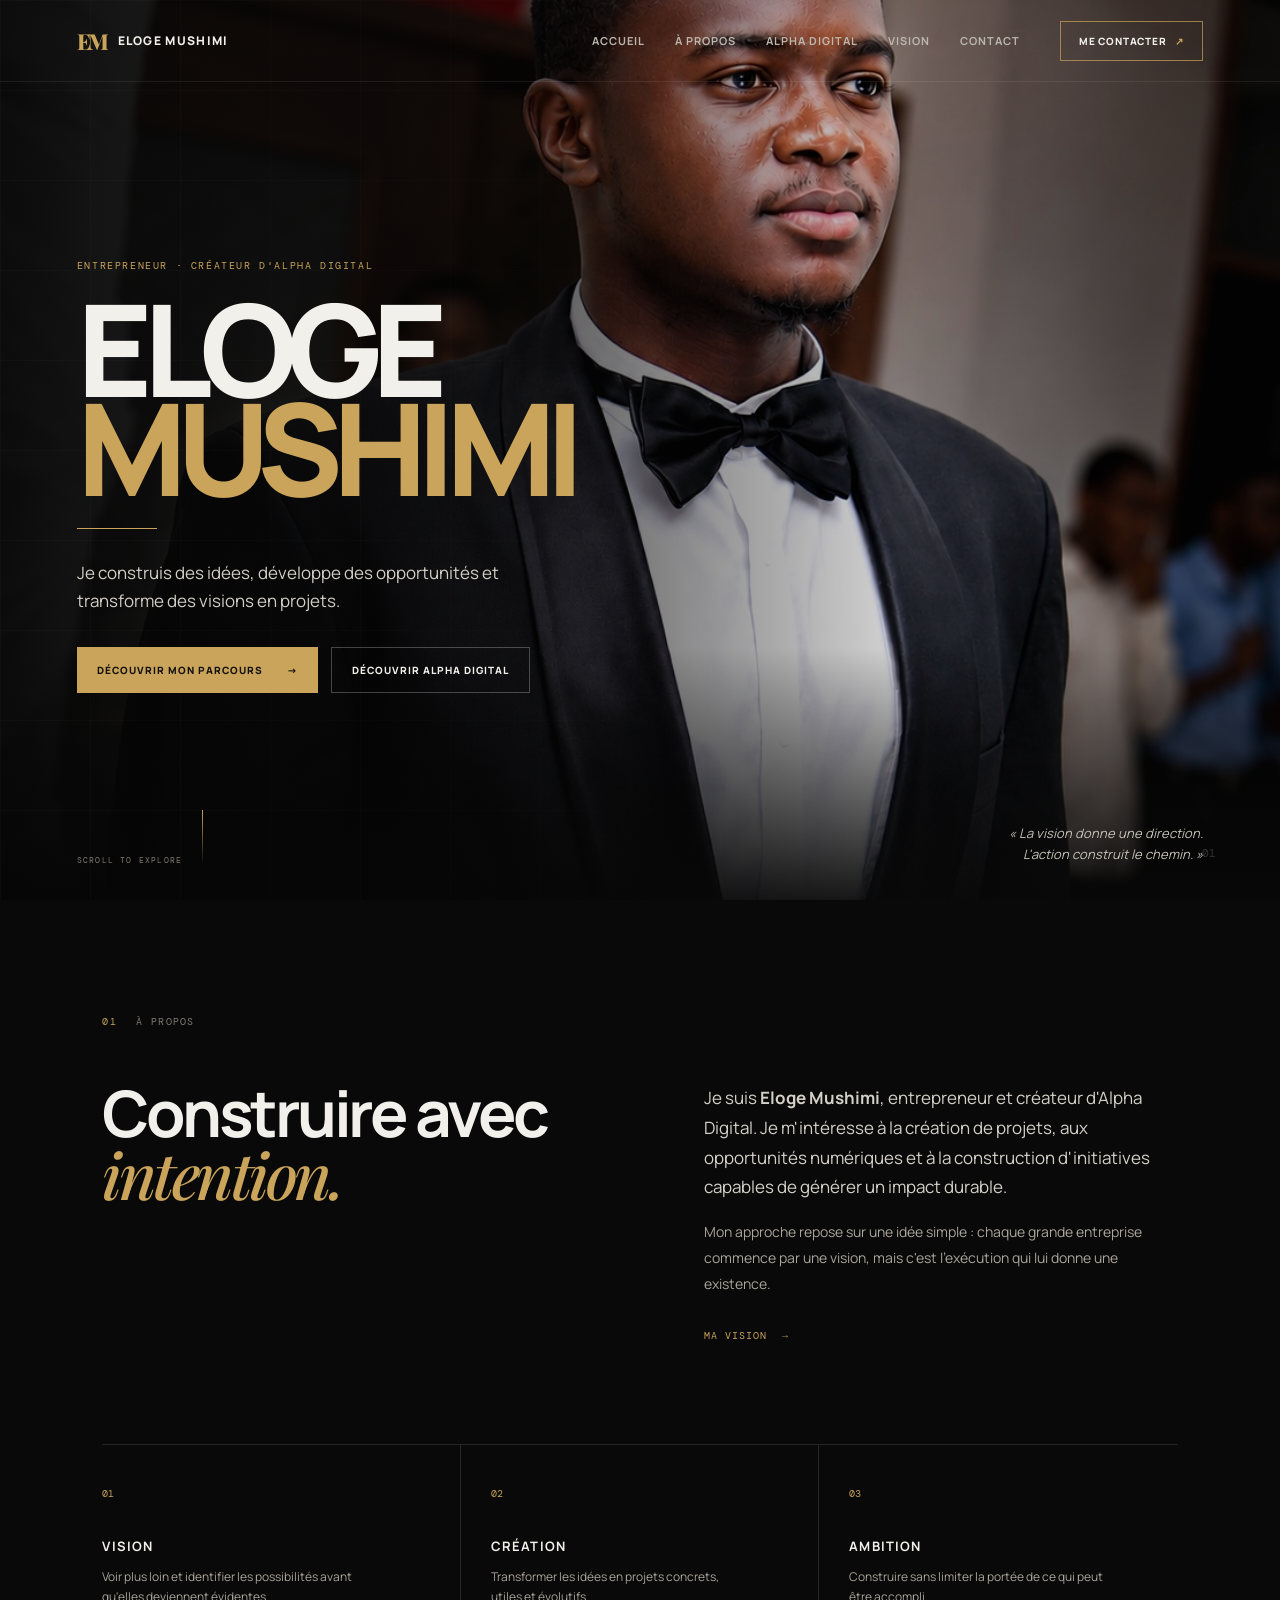
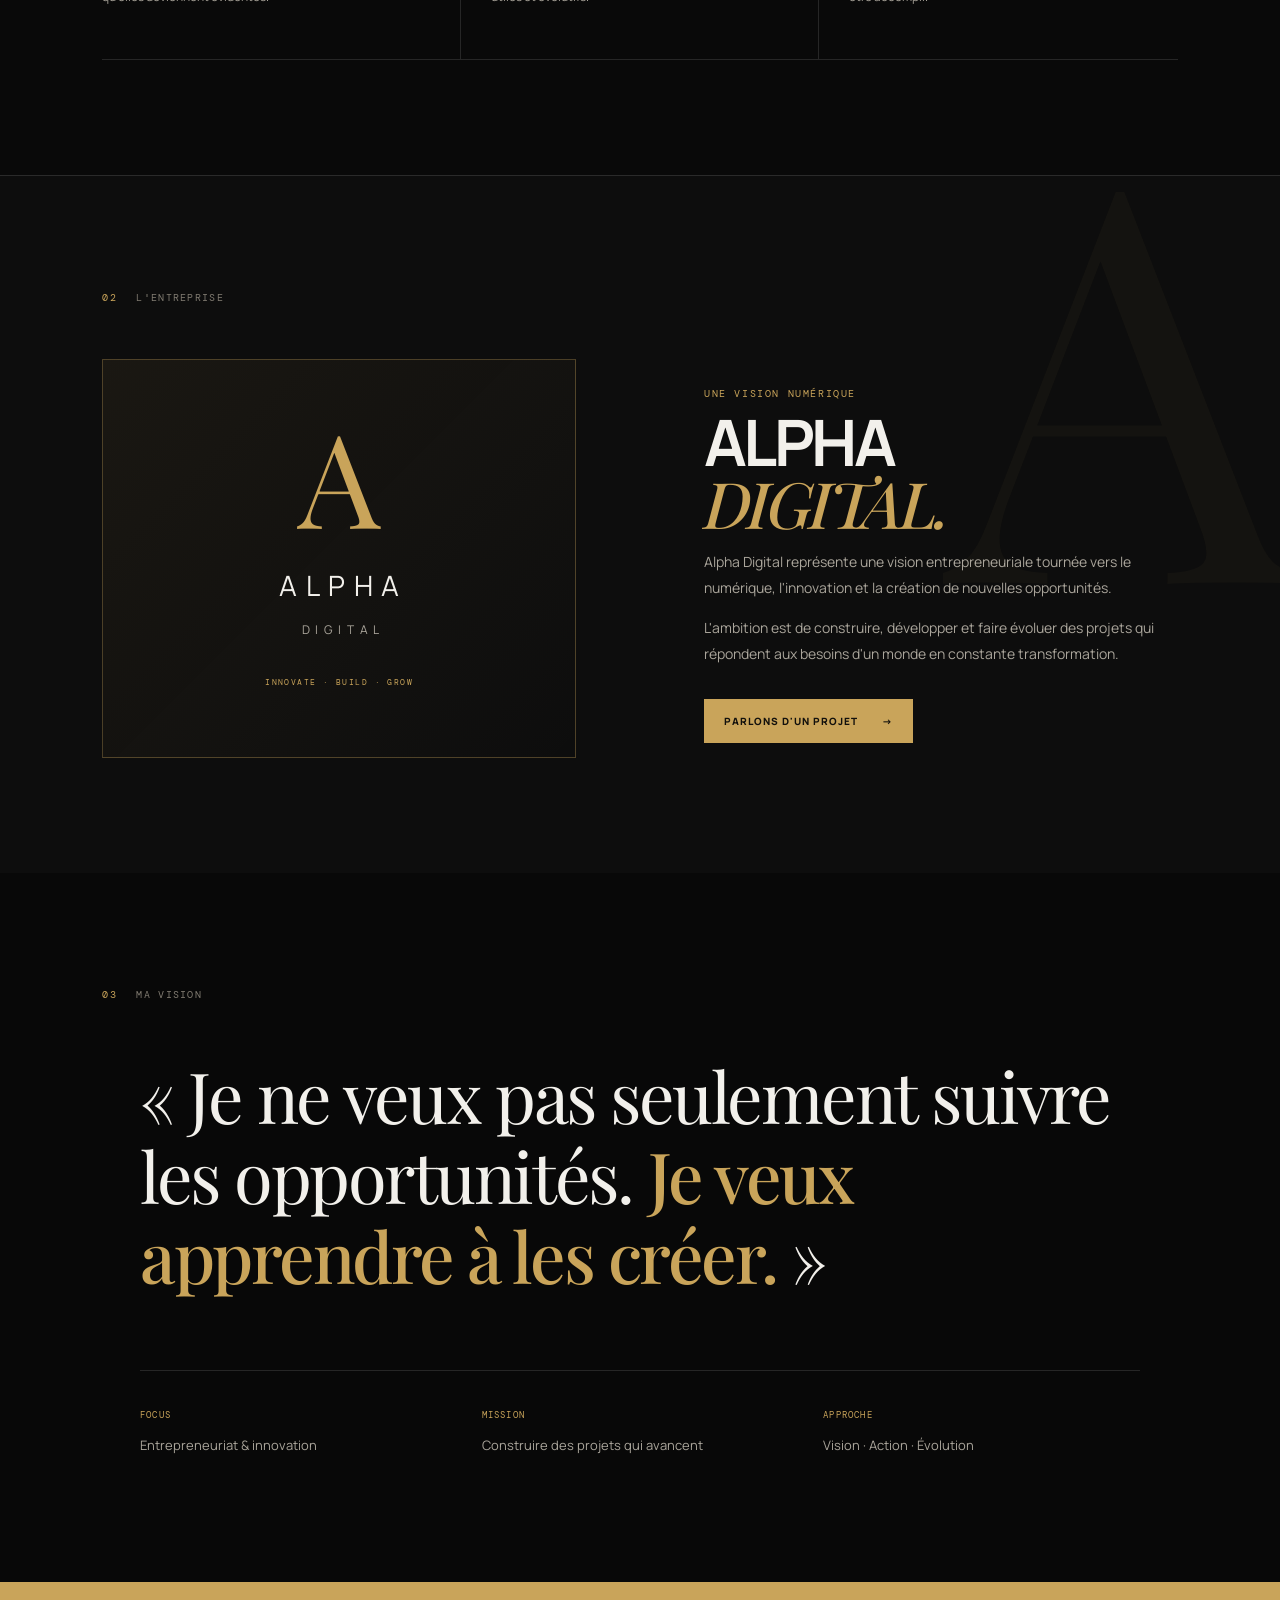
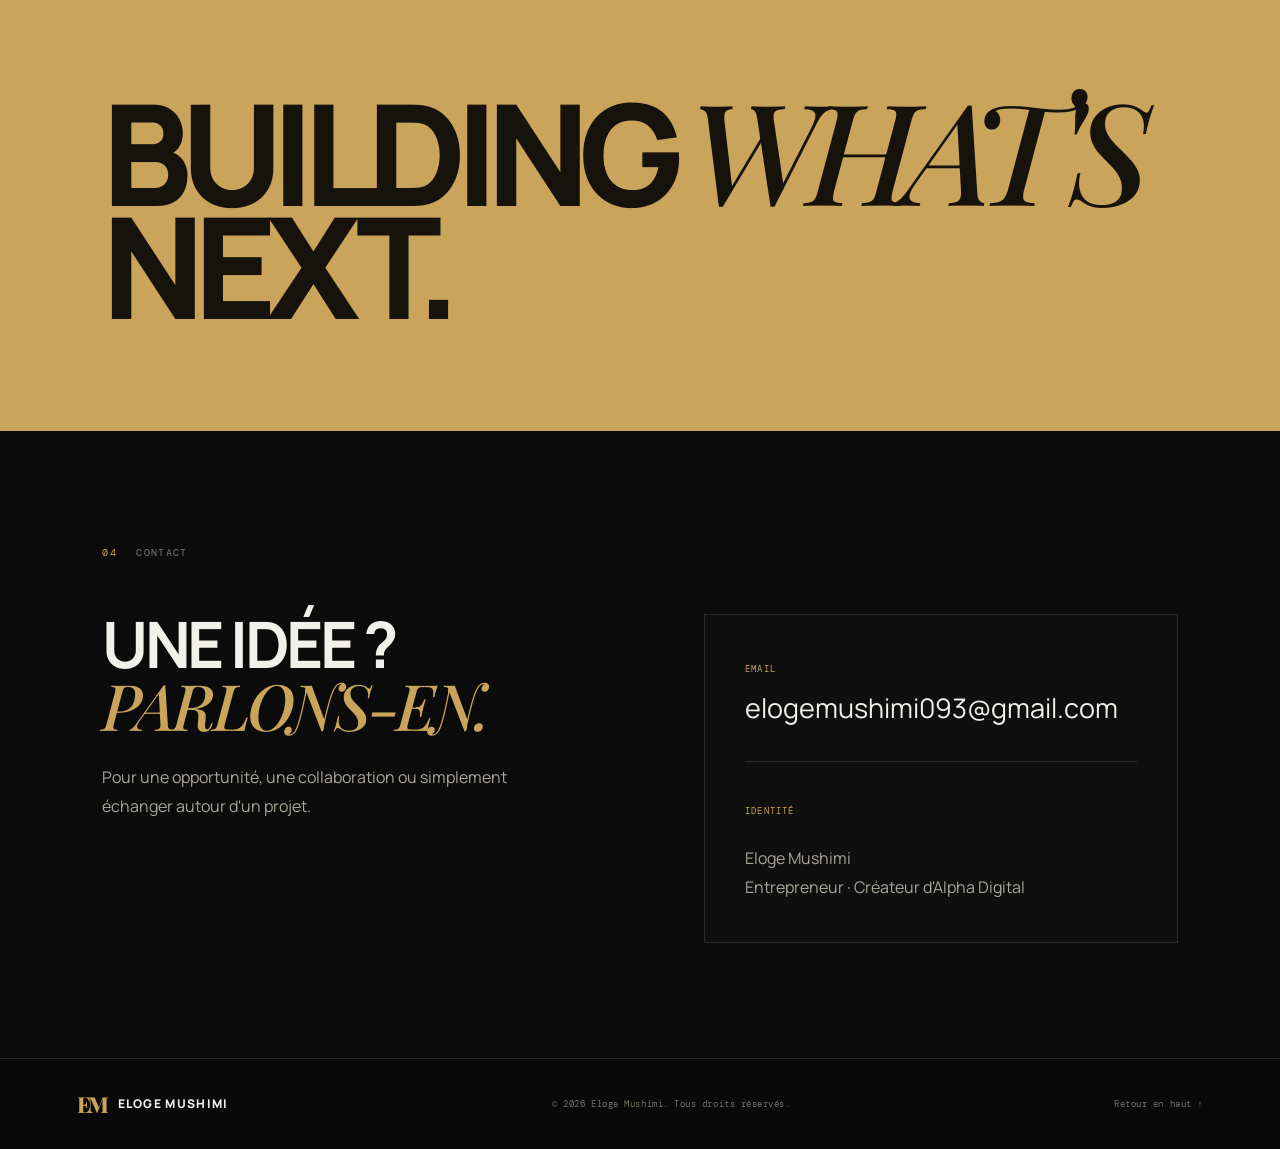
<file:     index.html>
<!DOCTYPE html>
<html lang="fr">
<head>
  <meta charset="UTF-8">
  <meta name="viewport" content="width=device-width, initial-scale=1.0">
  <meta name="description" content="Site officiel d'Eloge Mushimi, entrepreneur et créateur d'Alpha Digital.">
  <meta name="author" content="Eloge Mushimi">
  <meta name="google-site-verification" content="SSb_xJ770AieNCSOOCFzS013ALSRHkhOXbM47SO8QgA" />
  <meta property="og:title" content="Eloge Mushimi — Entrepreneur">
  <meta property="og:description" content="Entrepreneur et créateur d'Alpha Digital.">
  <meta property="og:type" content="website">
  <title>Eloge Mushimi | Entrepreneur & Créateur d'Alpha Digital</title>
  <link rel="stylesheet" href="style.css">
</head>
<body>

<div class="cursor-glow"></div>

<header class="navbar">
  <a href="#accueil" class="brand">
    <span class="brand-mark">EM</span>
    <span>ELOGE MUSHIMI</span>
  </a>

  <button class="menu-toggle" aria-label="Ouvrir le menu" aria-expanded="false">
    <span></span><span></span>
  </button>

  <nav class="nav-links">
    <a href="#accueil">Accueil</a>
    <a href="#apropos">À propos</a>
    <a href="#alpha">Alpha Digital</a>
    <a href="#vision">Vision</a>
    <a href="#contact">Contact</a>
  </nav>

  <a class="nav-cta" href="#contact">Me contacter <span>↗</span></a>
</header>

<main>
  <section id="accueil" class="hero">
    <div class="hero-photo"></div>
    <div class="hero-overlay"></div>
    <div class="hero-grid"></div>

    <div class="hero-content">
      <p class="eyebrow reveal">ENTREPRENEUR · CRÉATEUR D'ALPHA DIGITAL</p>
      <h1 class="reveal">
        ELOGE<br>
        <span>MUSHIMI</span>
      </h1>
      <div class="hero-line reveal"></div>
      <p class="hero-text reveal">
        Je construis des idées, développe des opportunités
        et transforme des visions en projets.
      </p>
      <div class="hero-actions reveal">
        <a href="#apropos" class="button primary">Découvrir mon parcours <span>→</span></a>
        <a href="#alpha" class="button secondary">Découvrir Alpha Digital</a>
      </div>
    </div>

    <div class="hero-bottom">
      <span>SCROLL TO EXPLORE</span>
      <div class="scroll-line"></div>
      <p>« La vision donne une direction.<br> L'action construit le chemin. »</p>
    </div>

    <div class="hero-number">01</div>
  </section>

  <section id="apropos" class="section about">
    <div class="section-label"><span>01</span> À PROPOS</div>
    <div class="about-layout">
      <div>
        <h2>Construire avec<br><em>intention.</em></h2>
      </div>
      <div class="about-copy">
        <p class="lead">
          Je suis <strong>Eloge Mushimi</strong>, entrepreneur et créateur d'Alpha Digital.
          Je m'intéresse à la création de projets, aux opportunités numériques et à la construction
          d'initiatives capables de générer un impact durable.
        </p>
        <p>
          Mon approche repose sur une idée simple : chaque grande entreprise commence par une vision,
          mais c'est l'exécution qui lui donne une existence.
        </p>
        <a href="#vision" class="text-link">MA VISION <span>→</span></a>
      </div>
    </div>

    <div class="values">
      <article>
        <span class="value-number">01</span>
        <h3>VISION</h3>
        <p>Voir plus loin et identifier les possibilités avant qu'elles deviennent évidentes.</p>
      </article>
      <article>
        <span class="value-number">02</span>
        <h3>CRÉATION</h3>
        <p>Transformer les idées en projets concrets, utiles et évolutifs.</p>
      </article>
      <article>
        <span class="value-number">03</span>
        <h3>AMBITION</h3>
        <p>Construire sans limiter la portée de ce qui peut être accompli.</p>
      </article>
    </div>
  </section>

  <section id="alpha" class="alpha-section">
    <div class="alpha-bg">A</div>
    <div class="section-label"><span>02</span> L'ENTREPRISE</div>
    <div class="alpha-layout">
      <div class="alpha-logo">
        <div class="alpha-symbol">A</div>
        <div class="alpha-name">ALPHA<br><span>DIGITAL</span></div>
        <div class="alpha-tag">INNOVATE · BUILD · GROW</div>
      </div>

      <div class="alpha-content">
        <p class="eyebrow">UNE VISION NUMÉRIQUE</p>
        <h2>ALPHA<br><em>DIGITAL.</em></h2>
        <p>
          Alpha Digital représente une vision entrepreneuriale tournée vers le numérique,
          l'innovation et la création de nouvelles opportunités.
        </p>
        <p>
          L'ambition est de construire, développer et faire évoluer des projets qui répondent
          aux besoins d'un monde en constante transformation.
        </p>
        <a href="#contact" class="button primary">Parlons d'un projet <span>→</span></a>
      </div>
    </div>
  </section>

  <section id="vision" class="section vision">
    <div class="section-label"><span>03</span> MA VISION</div>
    <div class="vision-main">
      <p class="vision-quote">
        « Je ne veux pas seulement suivre les opportunités.
        <strong>Je veux apprendre à les créer.</strong> »
      </p>
      <div class="vision-details">
        <div>
          <span>FOCUS</span>
          <p>Entrepreneuriat & innovation</p>
        </div>
        <div>
          <span>MISSION</span>
          <p>Construire des projets qui avancent</p>
        </div>
        <div>
          <span>APPROCHE</span>
          <p>Vision · Action · Évolution</p>
        </div>
      </div>
    </div>
  </section>

  <section class="statement">
    <p>BUILDING <span>WHAT'S</span><br>NEXT.</p>
  </section>

  <section id="contact" class="contact">
    <div class="section-label"><span>04</span> CONTACT</div>
    <div class="contact-layout">
      <div>
        <h2>UNE IDÉE ?<br><em>PARLONS-EN.</em></h2>
        <p>Pour une opportunité, une collaboration ou simplement échanger autour d'un projet.</p>
      </div>
      <div class="contact-card">
        <span class="contact-label">EMAIL</span>
        <a href="mailto:elogemushimi093@gmail.com">elogemushimi093@gmail.com</a>
        <div class="contact-divider"></div>
        <span class="contact-label">IDENTITÉ</span>
        <p>Eloge Mushimi<br>Entrepreneur · Créateur d'Alpha Digital</p>
      </div>
    </div>
  </section>
</main>

<footer>
  <div class="brand">
    <span class="brand-mark">EM</span>
    <span>ELOGE MUSHIMI</span>
  </div>
  <p>© <span id="year"></span> Eloge Mushimi. Tous droits réservés.</p>
  <a href="#accueil">Retour en haut ↑</a>
</footer>

<script src="script.js"></script>
</body>
</html>
</file>
<file: style.css>
@import url('https://fonts.googleapis.com/css2?family=DM+Mono:wght@400;500&family=Manrope:wght@400;500;600;700;800&family=Playfair+Display:ital,wght@0,500;0,600;1,500;1,600&display=swap');

:root {
  --bg: #090909;
  --panel: #111111;
  --text: #f2f0eb;
  --muted: #aaa59b;
  --gold: #c9a45a;
  --gold-light: #e0bd78;
  --line: rgba(255,255,255,.12);
  --serif: 'Playfair Display', serif;
  --sans: 'Manrope', sans-serif;
  --mono: 'DM Mono', monospace;
}
* { box-sizing: border-box; }
html { scroll-behavior: smooth; }
body {
  margin: 0; background: var(--bg); color: var(--text);
  font-family: var(--sans); overflow-x: hidden;
}
a { color: inherit; text-decoration: none; }
.cursor-glow { position: fixed; width: 450px; height: 450px; pointer-events:none; border-radius:50%; background:radial-gradient(circle,rgba(201,164,90,.045),transparent 68%); transform:translate(-50%,-50%); z-index:0; }

/* Navigation */
.navbar {
  height: 82px; display:flex; align-items:center; justify-content:space-between;
  padding: 0 6vw; position:absolute; width:100%; z-index:20;
  border-bottom:1px solid rgba(255,255,255,.08);
}
.brand { display:flex; align-items:center; gap:11px; font-size:12px; font-weight:800; letter-spacing:.11em; }
.brand-mark { color:var(--gold); font-family:var(--serif); font-size:22px; letter-spacing:-.12em; }
.nav-links { display:flex; gap:30px; margin-left: auto; margin-right: 40px; }
.nav-links a { font-size:11px; font-weight:700; text-transform:uppercase; letter-spacing:.09em; color:#bbb7ae; transition:.25s; }
.nav-links a:hover { color:var(--gold); }
.nav-cta { border:1px solid rgba(201,164,90,.7); padding:12px 18px; font-size:10px; font-weight:800; text-transform:uppercase; letter-spacing:.08em; }
.nav-cta span { color:var(--gold); margin-left:6px; }
.menu-toggle { display:none; background:none; border:0; }

/* Hero */
.hero { min-height:100vh; position:relative; display:flex; align-items:center; overflow:hidden; }
.hero-photo {
  position:absolute; inset:0; background-image:url('eloge-mushimi.jpeg');
  background-size:cover; background-position:center 28%; filter: grayscale(12%) contrast(1.04);
  transform:scale(1.01);
}
.hero-overlay { position:absolute; inset:0; background:linear-gradient(90deg,rgba(5,5,5,.97) 0%,rgba(5,5,5,.86) 30%,rgba(5,5,5,.18) 70%,rgba(5,5,5,.5) 100%),linear-gradient(0deg,rgba(9,9,9,.92),transparent 28%); }
.hero-grid { position:absolute; inset:0; opacity:.18; background-image:linear-gradient(var(--line) 1px,transparent 1px),linear-gradient(90deg,var(--line) 1px,transparent 1px); background-size:90px 90px; mask-image:linear-gradient(90deg,black,transparent 72%); }
.hero-content { position:relative; z-index:3; padding:150px 6vw 110px; max-width:750px; }
.eyebrow { color:var(--gold); font-family:var(--mono); font-size:10px; letter-spacing:.16em; line-height:1.7; }
.hero h1 { font-size:clamp(70px,10vw,150px); line-height:.78; letter-spacing:-.075em; margin:25px 0 24px; font-weight:800; }
.hero h1 span { color:var(--gold); }
.hero-line { height:1px; width:80px; background:var(--gold); margin:30px 0; }
.hero-text { max-width:470px; font-size:17px; line-height:1.65; color:#d2cec6; }
.hero-actions { display:flex; gap:13px; margin-top:32px; flex-wrap:wrap; }
.button { display:inline-flex; align-items:center; gap:24px; padding:15px 20px; font-size:10px; text-transform:uppercase; letter-spacing:.1em; font-weight:800; transition:.25s; }
.button.primary { background:var(--gold); color:#12100c; }
.button.primary:hover { background:var(--gold-light); transform:translateY(-2px); }
.button.secondary { border:1px solid rgba(255,255,255,.25); }
.button.secondary:hover { border-color:var(--gold); color:var(--gold); }
.hero-bottom { position:absolute; z-index:3; bottom:35px; left:6vw; right:6vw; display:flex; align-items:end; justify-content:space-between; }
.hero-bottom > span { font-family:var(--mono); color:#817c72; font-size:8px; letter-spacing:.15em; }
.scroll-line { height:55px; width:1px; background:linear-gradient(var(--gold),transparent); margin-left:20px; margin-right:auto; }
.hero-bottom p { margin:0; text-align:right; color:#c5c0b7; font-size:13px; font-style:italic; line-height:1.6; }
.hero-number { position:absolute; right:5vw; bottom:40px; font-family:var(--mono); color:rgba(255,255,255,.18); font-size:11px; }

/* Shared */
.section, .alpha-section, .contact { padding:115px 8vw; position:relative; }
.section-label { color:#807b71; font-family:var(--mono); font-size:10px; letter-spacing:.13em; margin-bottom:55px; }
.section-label span { color:var(--gold); margin-right:12px; }

/* About */
.about-layout { display:grid; grid-template-columns:1fr 1fr; gap:10vw; }
h2 { font-size:clamp(42px,5vw,76px); line-height:.95; letter-spacing:-.055em; margin:0; }
h2 em { font-family:var(--serif); font-weight:500; color:var(--gold); }
.about-copy { max-width:580px; }
.about-copy p { color:var(--muted); line-height:1.85; font-size:14px; }
.about-copy .lead { color:#d4d0c8; font-size:17px; line-height:1.75; margin-top:0; }
.text-link { display:inline-flex; margin-top:18px; gap:15px; color:var(--gold); font-family:var(--mono); font-size:10px; letter-spacing:.1em; }
.values { display:grid; grid-template-columns:repeat(3,1fr); margin-top:100px; border-top:1px solid var(--line); border-bottom:1px solid var(--line); }
.values article { padding:35px 35px 40px 0; border-right:1px solid var(--line); padding-left:30px; }
.values article:first-child { padding-left:0; }
.values article:last-child { border:0; }
.value-number { font-family:var(--mono); color:var(--gold); font-size:10px; }
.values h3 { letter-spacing:.09em; font-size:13px; margin:35px 0 10px; }
.values p { color:var(--muted); line-height:1.7; font-size:12px; max-width:260px; }

/* Alpha */
.alpha-section { background:#0d0d0d; overflow:hidden; border-top:1px solid var(--line); }
.alpha-bg { position:absolute; right:-1vw; top:-95px; font-size:550px; line-height:1; font-family:var(--serif); color:rgba(201,164,90,.035); }
.alpha-layout { position:relative; display:grid; grid-template-columns:1fr 1fr; align-items:center; gap:10vw; }
.alpha-logo { border:1px solid rgba(201,164,90,.32); padding:70px 30px; text-align:center; background:linear-gradient(135deg,rgba(201,164,90,.07),transparent); }
.alpha-symbol { font-family:var(--serif); font-size:130px; line-height:.7; color:var(--gold); }
.alpha-name { margin-top:45px; font-size:28px; letter-spacing:.3em; padding-left:.3em; }
.alpha-name span { font-size:12px; letter-spacing:.48em; color:#aaa59b; }
.alpha-tag { margin-top:35px; font-family:var(--mono); font-size:8px; letter-spacing:.18em; color:var(--gold); }
.alpha-content > p:not(.eyebrow) { color:var(--muted); font-size:14px; line-height:1.85; max-width:540px; }
.alpha-content .button { margin-top:18px; }

/* Vision */
.vision { background:#080808; }
.vision-main { max-width:1000px; margin:auto; }
.vision-quote { font-family:var(--serif); font-size:clamp(38px,5.5vw,78px); line-height:1.13; letter-spacing:-.035em; margin:0; }
.vision-quote strong { color:var(--gold); font-weight:500; }
.vision-details { display:grid; grid-template-columns:repeat(3,1fr); gap:25px; margin-top:75px; padding-top:30px; border-top:1px solid var(--line); }
.vision-details span, .contact-label { font-family:var(--mono); font-size:9px; letter-spacing:.13em; color:var(--gold); }
.vision-details p { font-size:13px; color:#aaa59b; }

/* Statement */
.statement { padding:110px 8vw; background:var(--gold); color:#16130d; overflow:hidden; }
.statement p { margin:0; font-size:clamp(70px,11vw,180px); font-weight:800; line-height:.8; letter-spacing:-.08em; }
.statement span { font-family:var(--serif); font-style:italic; font-weight:500; }

/* Contact */
.contact { background:#0b0b0b; }
.contact-layout { display:grid; grid-template-columns:1fr 1fr; gap:10vw; align-items:start; }
.contact-layout > div > p { color:var(--muted); line-height:1.8; max-width:450px; margin-top:25px; }
.contact-card { border:1px solid var(--line); padding:40px; background:#0f0f0f; }
.contact-card a { display:block; font-size:clamp(16px,2.2vw,27px); color:var(--text); margin-top:12px; word-break:break-word; }
.contact-card a:hover { color:var(--gold); }
.contact-divider { height:1px; background:var(--line); margin:35px 0; }
.contact-card p { color:var(--muted); line-height:1.8; margin-bottom:0; }

/* Footer */
footer { padding:30px 6vw; border-top:1px solid var(--line); display:flex; justify-content:space-between; align-items:center; gap:20px; }
footer p, footer a { font-size:9px; color:#777268; font-family:var(--mono); letter-spacing:.06em; }
footer a:hover { color:var(--gold); }

.reveal { opacity:0; transform:translateY(18px); animation:reveal .8s ease forwards; }
.reveal:nth-child(2){animation-delay:.1s}.reveal:nth-child(3){animation-delay:.2s}.reveal:nth-child(4){animation-delay:.3s}.reveal:nth-child(5){animation-delay:.4s}
@keyframes reveal { to { opacity:1; transform:none; } }

@media(max-width:850px){
  .navbar { height:70px; padding:0 5vw; }
  .nav-links,.nav-cta { display:none; }
  .menu-toggle { display:flex; flex-direction:column; gap:6px; margin-left:auto; padding:10px; }
  .menu-toggle span { width:24px; height:1px; background:var(--text); display:block; }
  .nav-links.open { display:flex; position:absolute; top:70px; left:0; right:0; padding:25px 5vw; background:#0c0c0c; flex-direction:column; gap:20px; border-bottom:1px solid var(--line); }
  .hero-content { padding:140px 7vw 130px; }
  .hero-overlay { background:linear-gradient(90deg,rgba(5,5,5,.96),rgba(5,5,5,.7) 65%,rgba(5,5,5,.4)),linear-gradient(0deg,rgba(9,9,9,.95),transparent 35%); }
  .hero-photo { background-position:60% center; }
  .about-layout,.alpha-layout,.contact-layout { grid-template-columns:1fr; gap:45px; }
  .values,.vision-details { grid-template-columns:1fr; }
  .values article { padding:30px 0; border-right:0; border-bottom:1px solid var(--line); }
  .values article:last-child { border-bottom:0; }
  .hero-bottom p,.hero-number { display:none; }
  .section,.alpha-section,.contact { padding:80px 7vw; }
  footer { flex-direction:column; align-items:flex-start; }
}
</file>
